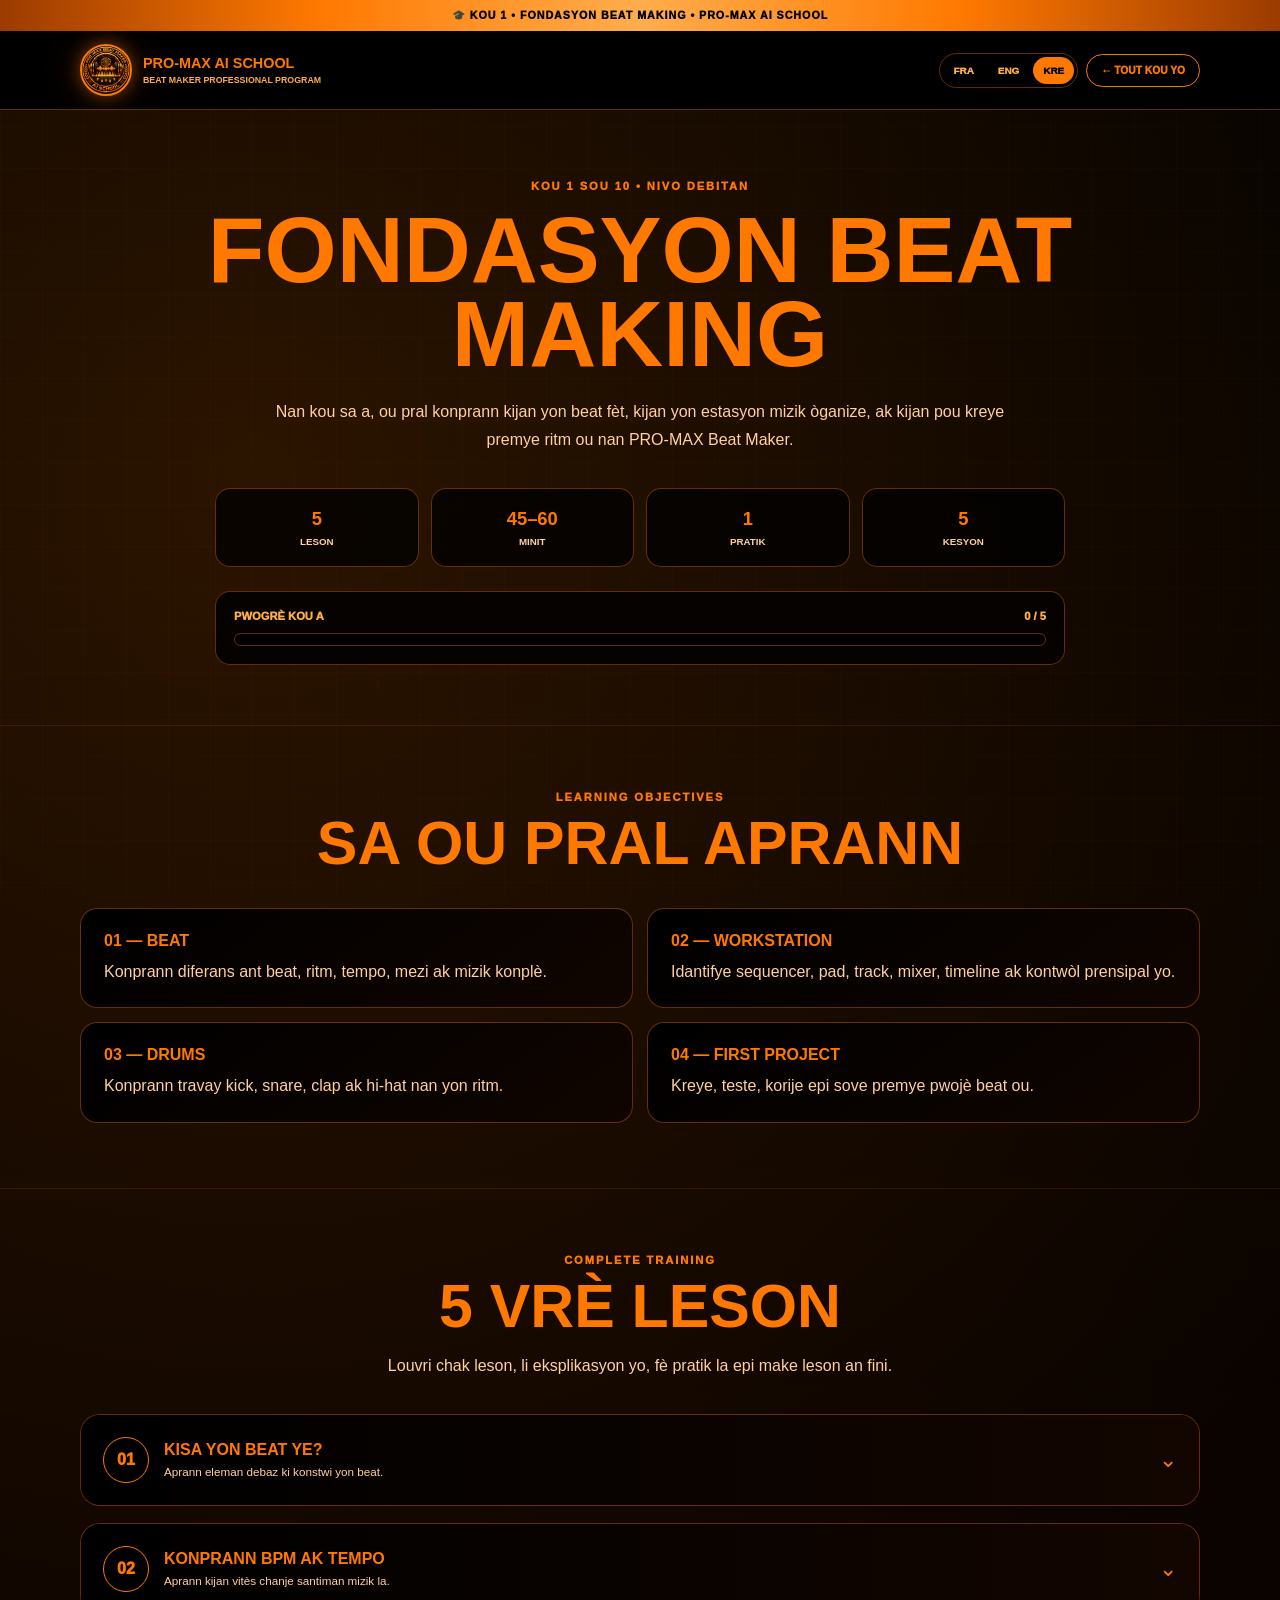
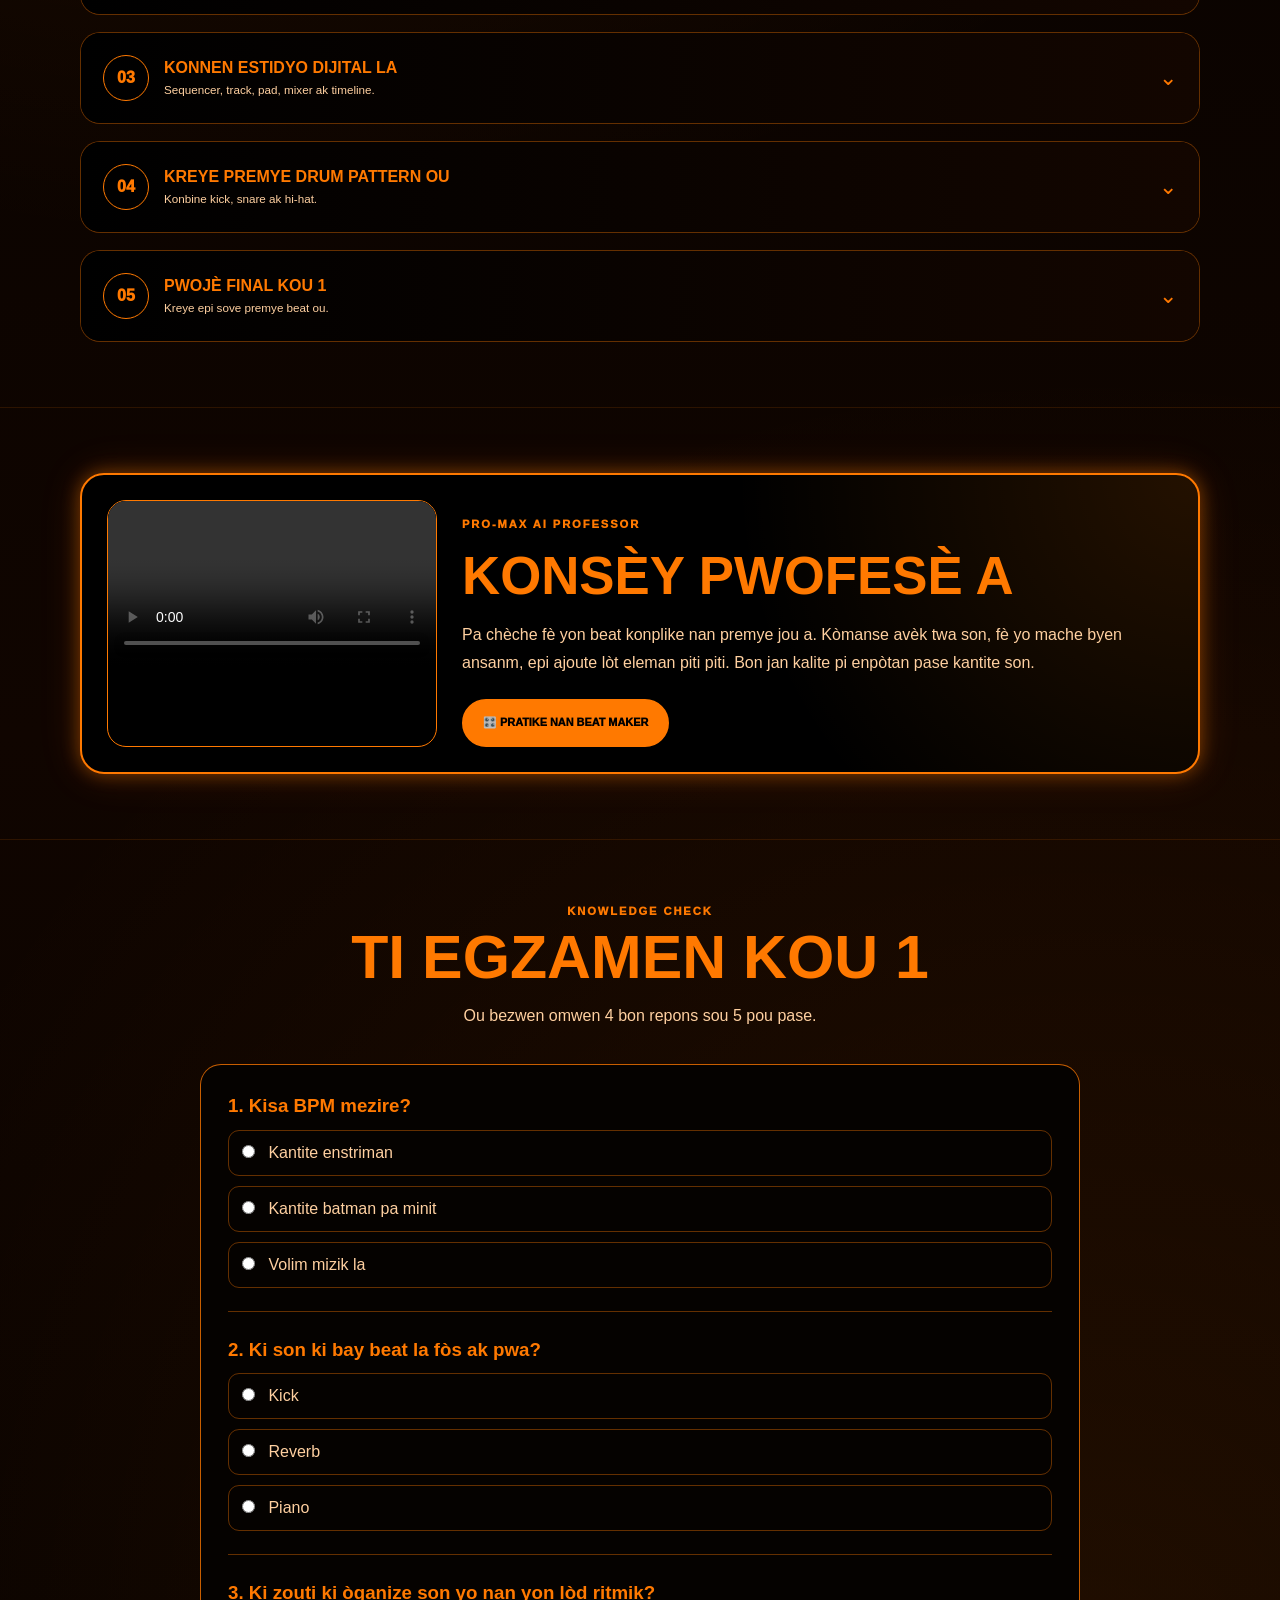
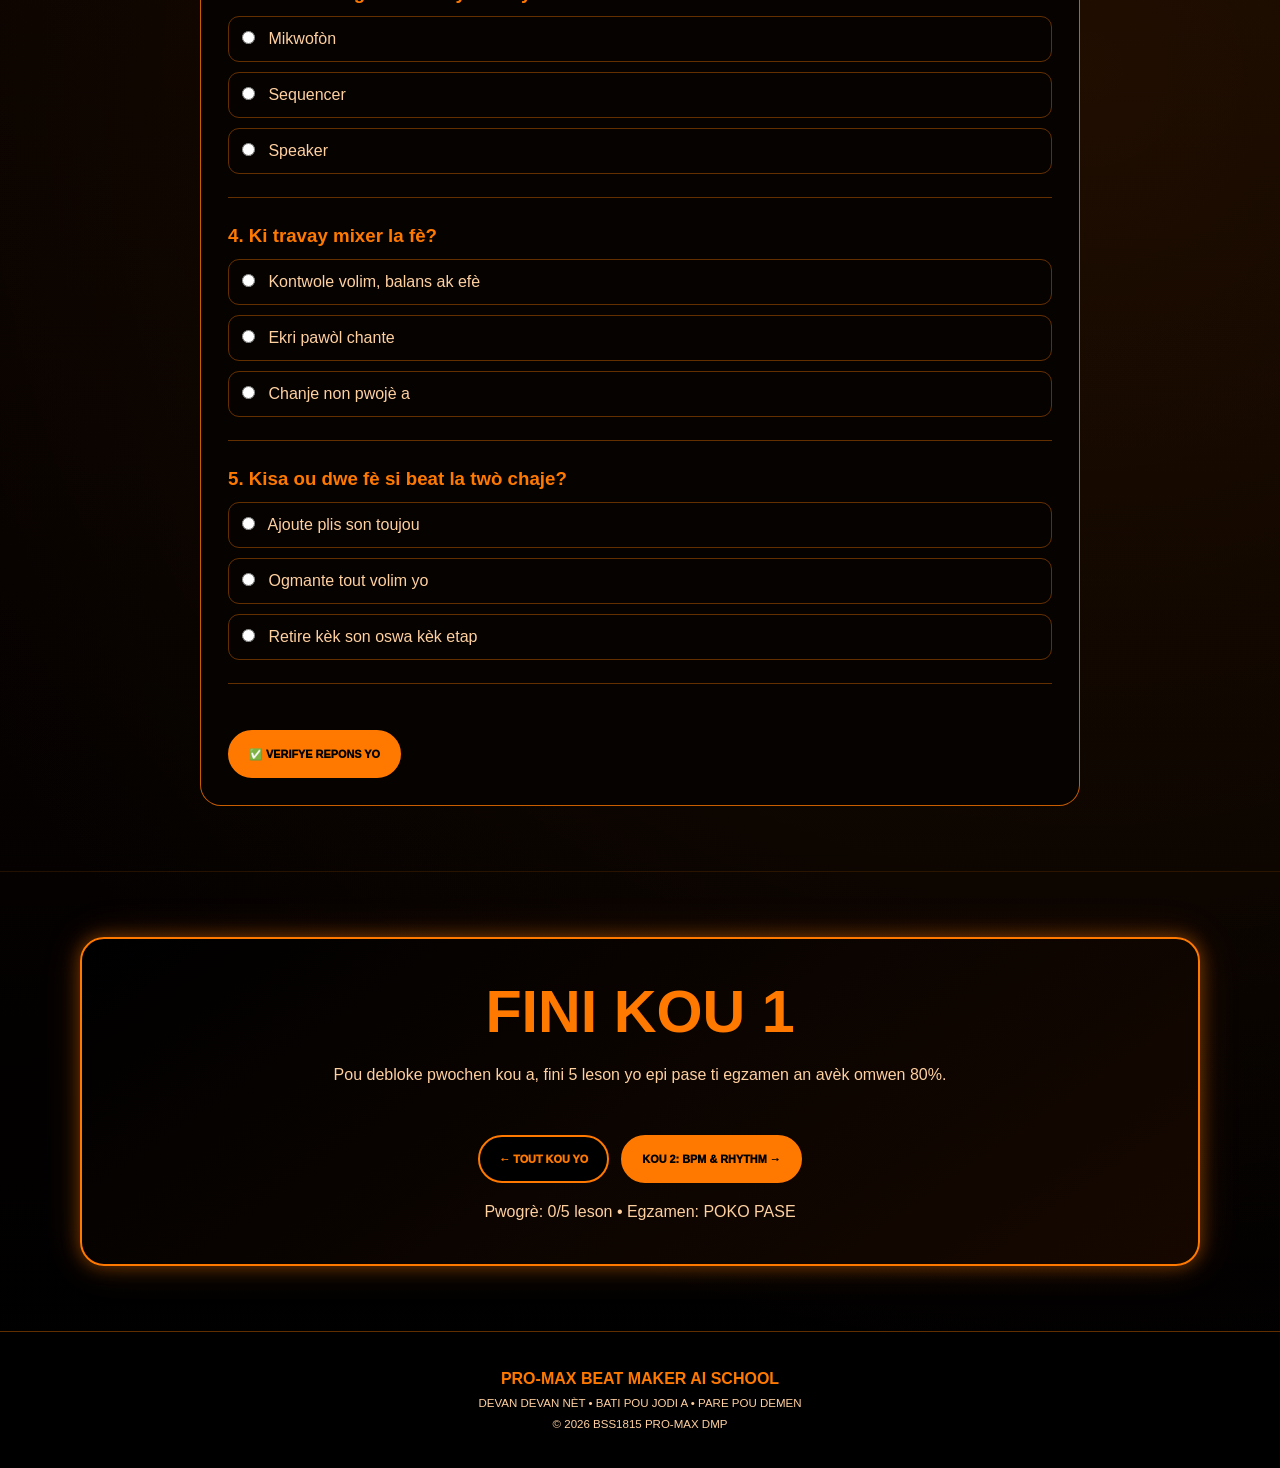
<file: course-01.html>
<!DOCTYPE html>
<html lang="ht" translate="no">
<head>
  <meta charset="UTF-8">
  <meta name="viewport" content="width=device-width,initial-scale=1">
  <meta name="theme-color" content="#000000">

  <title>Kou 1 — Beat Making Fundamentals | PRO-MAX AI School</title>

  <meta
    name="description"
    content="Aprann fondasyon beat making avèk PRO-MAX Beat Maker AI School."
  >

  <style>
    :root {
      --black: #000000;
      --black-two: #080300;
      --panel: #100500;
      --orange: #ff7900;
      --apricot: #ffad4d;
      --text: #ffd0a0;
      --border: rgba(255, 121, 0, 0.38);
      --strong-border: rgba(255, 121, 0, 0.78);
      --glow:
        0 0 18px rgba(255, 121, 0, 0.43),
        0 0 42px rgba(255, 121, 0, 0.16);
    }

    * {
      margin: 0;
      padding: 0;
      box-sizing: border-box;
    }

    html {
      scroll-behavior: smooth;
    }

    body {
      min-height: 100vh;
      overflow-x: hidden;
      color: var(--text);
      font-family: Arial, Helvetica, sans-serif;
      background:
        radial-gradient(
          circle at 20% 10%,
          rgba(255, 121, 0, 0.16),
          transparent 32%
        ),
        radial-gradient(
          circle at 85% 70%,
          rgba(255, 121, 0, 0.09),
          transparent 38%
        ),
        linear-gradient(180deg, #000000, #100500, #000000);
    }

    body::before {
      content: "";
      position: fixed;
      inset: 0;
      z-index: -1;
      pointer-events: none;
      background-image:
        linear-gradient(
          rgba(255, 121, 0, 0.025) 1px,
          transparent 1px
        ),
        linear-gradient(
          90deg,
          rgba(255, 121, 0, 0.025) 1px,
          transparent 1px
        );
      background-size: 42px 42px;
    }

    a {
      color: inherit;
      text-decoration: none;
    }

    button,
    input {
      font: inherit;
    }

    button {
      cursor: pointer;
    }

    img,
    video {
      display: block;
      max-width: 100%;
    }

    .container {
      width: min(1120px, calc(100% - 28px));
      margin: auto;
    }

    .ticker {
      padding: 9px 14px;
      color: #000000;
      text-align: center;
      font-size: 0.67rem;
      font-weight: 1000;
      letter-spacing: 0.09em;
      background: linear-gradient(
        90deg,
        #9b3b00,
        var(--orange),
        var(--apricot),
        var(--orange),
        #9b3b00
      );
    }

    header {
      position: sticky;
      top: 0;
      z-index: 1000;
      border-bottom: 1px solid var(--border);
      background: rgba(0, 0, 0, 0.96);
      backdrop-filter: blur(14px);
    }

    .header-inner {
      min-height: 78px;
      display: flex;
      align-items: center;
      justify-content: space-between;
      gap: 15px;
    }

    .brand {
      display: flex;
      align-items: center;
      gap: 11px;
    }

    .brand img {
      width: 52px;
      height: 52px;
      object-fit: cover;
      border: 2px solid var(--orange);
      border-radius: 50%;
      box-shadow: var(--glow);
    }

    .brand-copy strong {
      display: block;
      color: var(--orange);
      font-size: 0.9rem;
    }

    .brand-copy span {
      display: block;
      margin-top: 4px;
      color: var(--apricot);
      font-size: 0.55rem;
      font-weight: 900;
    }

    .header-actions {
      display: flex;
      align-items: center;
      gap: 8px;
    }

    .languages {
      display: flex;
      gap: 4px;
      padding: 3px;
      border: 1px solid var(--border);
      border-radius: 999px;
    }

    .language-btn {
      padding: 8px 10px;
      border: 0;
      border-radius: 999px;
      color: var(--apricot);
      background: transparent;
      font-size: 0.62rem;
      font-weight: 1000;
    }

    .language-btn.active {
      color: #000000;
      background: var(--orange);
    }

    .back-btn {
      padding: 10px 14px;
      border: 1px solid var(--orange);
      border-radius: 999px;
      color: var(--orange);
      font-size: 0.64rem;
      font-weight: 1000;
    }

    .hero {
      padding: 70px 0 60px;
      text-align: center;
    }

    .course-number,
    .eyebrow {
      color: var(--orange);
      font-size: 0.7rem;
      font-weight: 1000;
      letter-spacing: 0.17em;
      text-transform: uppercase;
    }

    .hero h1 {
      max-width: 900px;
      margin: 17px auto 0;
      color: var(--orange);
      font-size: clamp(2.4rem, 8vw, 5.8rem);
      line-height: 0.9;
      text-transform: uppercase;
    }

    .hero-description {
      max-width: 780px;
      margin: 22px auto 0;
      line-height: 1.75;
      font-size: 1rem;
    }

    .course-meta {
      max-width: 850px;
      display: grid;
      grid-template-columns: repeat(4, 1fr);
      gap: 12px;
      margin: 34px auto 0;
    }

    .course-meta div {
      padding: 19px 10px;
      border: 1px solid var(--border);
      border-radius: 15px;
      background: rgba(0, 0, 0, 0.78);
    }

    .course-meta strong {
      display: block;
      color: var(--orange);
      font-size: 1.15rem;
    }

    .course-meta span {
      display: block;
      margin-top: 6px;
      font-size: 0.61rem;
      font-weight: 900;
      text-transform: uppercase;
    }

    .progress-box {
      max-width: 850px;
      margin: 24px auto 0;
      padding: 18px;
      border: 1px solid var(--border);
      border-radius: 15px;
      background: #050200;
      text-align: left;
    }

    .progress-label {
      display: flex;
      justify-content: space-between;
      gap: 10px;
      color: var(--apricot);
      font-size: 0.7rem;
      font-weight: 1000;
    }

    .progress-track {
      height: 13px;
      margin-top: 11px;
      overflow: hidden;
      border: 1px solid var(--border);
      border-radius: 999px;
      background: #000000;
    }

    .progress-fill {
      width: 0;
      height: 100%;
      border-radius: inherit;
      background: linear-gradient(90deg, var(--orange), var(--apricot));
      box-shadow: var(--glow);
      transition: width 0.4s ease;
    }

    .section {
      padding: 65px 0;
      border-top: 1px solid rgba(255, 121, 0, 0.13);
    }

    .section-head {
      max-width: 780px;
      margin: 0 auto 35px;
      text-align: center;
    }

    .section-head h2 {
      margin-top: 12px;
      color: var(--orange);
      font-size: clamp(1.9rem, 6vw, 3.8rem);
      line-height: 0.95;
      text-transform: uppercase;
    }

    .section-head p:last-child {
      margin-top: 16px;
      line-height: 1.7;
    }

    .objectives {
      display: grid;
      grid-template-columns: repeat(2, 1fr);
      gap: 14px;
    }

    .objective {
      padding: 23px;
      border: 1px solid var(--border);
      border-radius: 17px;
      background: linear-gradient(145deg, #000000, #100500);
    }

    .objective strong {
      color: var(--orange);
    }

    .objective p {
      margin-top: 9px;
      line-height: 1.6;
    }

    .lessons {
      display: grid;
      gap: 17px;
    }

    .lesson {
      overflow: hidden;
      border: 1px solid var(--border);
      border-radius: 20px;
      background: #050200;
    }

    .lesson.completed {
      border-color: var(--orange);
      box-shadow: var(--glow);
    }

    .lesson-header {
      width: 100%;
      display: flex;
      align-items: center;
      gap: 15px;
      padding: 22px;
      border: 0;
      color: var(--text);
      background: linear-gradient(90deg, #000000, #130600);
      text-align: left;
    }

    .lesson-number {
      width: 46px;
      height: 46px;
      display: grid;
      place-items: center;
      flex-shrink: 0;
      border: 1px solid var(--orange);
      border-radius: 50%;
      color: var(--orange);
      font-weight: 1000;
    }

    .lesson-title {
      flex: 1;
    }

    .lesson-title strong {
      display: block;
      color: var(--orange);
      font-size: 1rem;
    }

    .lesson-title span {
      display: block;
      margin-top: 6px;
      font-size: 0.73rem;
    }

    .lesson-arrow {
      color: var(--orange);
      font-size: 1.35rem;
      transition: transform 0.25s;
    }

    .lesson.open .lesson-arrow {
      transform: rotate(180deg);
    }

    .lesson-content {
      display: none;
      padding: 25px;
      border-top: 1px solid var(--border);
    }

    .lesson.open .lesson-content {
      display: block;
    }

    .lesson-content h3 {
      margin: 23px 0 10px;
      color: var(--orange);
      font-size: 1.05rem;
    }

    .lesson-content h3:first-child {
      margin-top: 0;
    }

    .lesson-content p,
    .lesson-content li {
      line-height: 1.75;
    }

    .lesson-content ul,
    .lesson-content ol {
      margin: 12px 0 0 23px;
    }

    .example-box,
    .practice-box,
    .tip-box {
      margin-top: 19px;
      padding: 18px;
      border-radius: 14px;
    }

    .example-box {
      border-left: 4px solid var(--apricot);
      background: rgba(255, 173, 77, 0.08);
    }

    .practice-box {
      border: 1px solid var(--orange);
      background: rgba(255, 121, 0, 0.08);
    }

    .tip-box {
      border: 1px dashed var(--apricot);
      background: #000000;
    }

    .complete-btn,
    .primary-btn,
    .outline-btn {
      min-height: 48px;
      display: inline-flex;
      align-items: center;
      justify-content: center;
      margin-top: 22px;
      padding: 11px 19px;
      border: 2px solid var(--orange);
      border-radius: 999px;
      font-size: 0.68rem;
      font-weight: 1000;
      text-transform: uppercase;
    }

    .complete-btn,
    .primary-btn {
      color: #000000;
      background: var(--orange);
    }

    .complete-btn:disabled {
      color: var(--apricot);
      background: #321400;
      cursor: default;
    }

    .outline-btn {
      color: var(--orange);
      background: #000000;
    }

    .professor-box {
      display: grid;
      grid-template-columns: 330px 1fr;
      gap: 25px;
      padding: 25px;
      border: 2px solid var(--orange);
      border-radius: 24px;
      background:
        radial-gradient(
          circle at top right,
          rgba(255, 121, 0, 0.14),
          transparent 40%
        ),
        #000000;
      box-shadow: var(--glow);
    }

    .professor-video {
      overflow: hidden;
      border: 1px solid var(--orange);
      border-radius: 19px;
      background: #000000;
    }

    .professor-video video {
      width: 100%;
      max-height: 520px;
      object-fit: contain;
      background: #000000;
    }

    .professor-copy {
      align-self: center;
    }

    .professor-copy h2 {
      margin-top: 10px;
      color: var(--orange);
      font-size: clamp(1.8rem, 5vw, 3.3rem);
    }

    .professor-copy p {
      margin-top: 15px;
      line-height: 1.75;
    }

    .quiz-card {
      max-width: 880px;
      margin: auto;
      padding: 27px;
      border: 1px solid var(--strong-border);
      border-radius: 21px;
      background: #050200;
    }

    .question-card {
      margin-bottom: 24px;
      padding-bottom: 23px;
      border-bottom: 1px solid var(--border);
    }

    .question-card h3 {
      color: var(--orange);
      line-height: 1.45;
    }

    .answer {
      display: block;
      margin-top: 10px;
      padding: 13px;
      border: 1px solid var(--border);
      border-radius: 11px;
      cursor: pointer;
    }

    .answer:hover {
      border-color: var(--orange);
      background: rgba(255, 121, 0, 0.08);
    }

    .answer input {
      margin-right: 9px;
      accent-color: var(--orange);
    }

    .quiz-result {
      margin-top: 18px;
      padding: 17px;
      border-radius: 13px;
      text-align: center;
      font-weight: 1000;
    }

    .quiz-result.success {
      color: var(--apricot);
      border: 1px solid var(--orange);
      background: rgba(255, 121, 0, 0.12);
    }

    .quiz-result.error {
      color: #ffad4d;
      border: 1px solid #a33d00;
      background: rgba(163, 61, 0, 0.14);
    }

    .finish-box {
      padding: 38px 25px;
      border: 2px solid var(--orange);
      border-radius: 24px;
      text-align: center;
      background: linear-gradient(145deg, #000000, #160800);
      box-shadow: var(--glow);
    }

    .finish-box h2 {
      color: var(--orange);
      font-size: clamp(1.9rem, 6vw, 3.7rem);
    }

    .finish-box p {
      max-width: 700px;
      margin: 15px auto 0;
      line-height: 1.7;
    }

    .course-navigation {
      display: flex;
      justify-content: center;
      flex-wrap: wrap;
      gap: 12px;
      margin-top: 25px;
    }

    footer {
      padding: 38px 15px;
      border-top: 1px solid var(--border);
      text-align: center;
      background: #000000;
    }

    footer strong {
      color: var(--orange);
    }

    footer p {
      margin-top: 9px;
      font-size: 0.72rem;
    }

    @media (max-width: 800px) {
      .professor-box {
        grid-template-columns: 1fr;
      }

      .professor-video {
        max-width: 420px;
        margin: auto;
      }

      .course-meta {
        grid-template-columns: repeat(2, 1fr);
      }
    }

    @media (max-width: 620px) {
      .brand-copy span {
        display: none;
      }

      .brand img {
        width: 44px;
        height: 44px;
      }

      .back-btn {
        display: none;
      }

      .language-btn {
        padding: 7px 8px;
      }

      .objectives {
        grid-template-columns: 1fr;
      }

      .lesson-header,
      .lesson-content {
        padding: 18px;
      }
    }
  </style>
</head>

<body>

  <div
    class="ticker"
    data-ht="🎓 KOU 1 • FONDASYON BEAT MAKING • PRO-MAX AI SCHOOL"
    data-fr="🎓 COURS 1 • FONDAMENTAUX DU BEAT MAKING • PRO-MAX AI SCHOOL"
    data-en="🎓 COURSE 1 • BEAT MAKING FUNDAMENTALS • PRO-MAX AI SCHOOL"
  >
    🎓 KOU 1 • FONDASYON BEAT MAKING • PRO-MAX AI SCHOOL
  </div>

  <header>
    <div class="container header-inner">

      <a class="brand" href="../index.html">
        <img
          src="../pro-max-beat-maker-ai-school-logo.png"
          alt="PRO-MAX Beat Maker AI School"
        >

        <div class="brand-copy">
          <strong>PRO-MAX AI SCHOOL</strong>
          <span>BEAT MAKER PROFESSIONAL PROGRAM</span>
        </div>
      </a>

      <div class="header-actions">

        <div class="languages">
          <button class="language-btn" type="button" data-lang="fr">
            FRA
          </button>

          <button class="language-btn" type="button" data-lang="en">
            ENG
          </button>

          <button
            class="language-btn active"
            type="button"
            data-lang="ht"
          >
            KRE
          </button>
        </div>

        <a
          class="back-btn"
          href="../index.html#courses"
          data-ht="← TOUT KOU YO"
          data-fr="← TOUS LES COURS"
          data-en="← ALL COURSES"
        >
          ← TOUT KOU YO
        </a>

      </div>
    </div>
  </header>

  <main>

    <section class="hero">
      <div class="container">

        <p
          class="course-number"
          data-ht="KOU 1 SOU 10 • NIVO DEBITAN"
          data-fr="COURS 1 SUR 10 • NIVEAU DÉBUTANT"
          data-en="COURSE 1 OF 10 • BEGINNER LEVEL"
        >
          KOU 1 SOU 10 • NIVO DEBITAN
        </p>

        <h1
          data-ht="FONDASYON BEAT MAKING"
          data-fr="FONDAMENTAUX DU BEAT MAKING"
          data-en="BEAT MAKING FUNDAMENTALS"
        >
          FONDASYON BEAT MAKING
        </h1>

        <p
          class="hero-description"
          data-ht="Nan kou sa a, ou pral konprann kijan yon beat fèt, kijan yon estasyon mizik òganize, ak kijan pou kreye premye ritm ou nan PRO-MAX Beat Maker."
          data-fr="Dans ce cours, vous comprendrez comment un beat est construit, comment une station musicale est organisée et comment créer votre premier rythme dans PRO-MAX Beat Maker."
          data-en="In this course, you will understand how a beat is built, how a music workstation is organized, and how to create your first rhythm in PRO-MAX Beat Maker."
        >
          Nan kou sa a, ou pral konprann kijan yon beat fèt,
          kijan yon estasyon mizik òganize, ak kijan pou kreye
          premye ritm ou nan PRO-MAX Beat Maker.
        </p>

        <div class="course-meta">
          <div>
            <strong>5</strong>
            <span data-ht="LESON" data-fr="LEÇONS" data-en="LESSONS">
              LESON
            </span>
          </div>

          <div>
            <strong>45–60</strong>
            <span data-ht="MINIT" data-fr="MINUTES" data-en="MINUTES">
              MINIT
            </span>
          </div>

          <div>
            <strong>1</strong>
            <span data-ht="PRATIK" data-fr="EXERCICE" data-en="PRACTICE">
              PRATIK
            </span>
          </div>

          <div>
            <strong>5</strong>
            <span data-ht="KESYON" data-fr="QUESTIONS" data-en="QUESTIONS">
              KESYON
            </span>
          </div>
        </div>

        <div class="progress-box">
          <div class="progress-label">
            <span
              data-ht="PWOGRÈ KOU A"
              data-fr="PROGRESSION DU COURS"
              data-en="COURSE PROGRESS"
            >
              PWOGRÈ KOU A
            </span>

            <span id="progressText">0 / 5</span>
          </div>

          <div class="progress-track">
            <div class="progress-fill" id="progressFill"></div>
          </div>
        </div>

      </div>
    </section>

    <section class="section">
      <div class="container">

        <div class="section-head">
          <p class="eyebrow">LEARNING OBJECTIVES</p>

          <h2
            data-ht="SA OU PRAL APRANN"
            data-fr="CE QUE VOUS ALLEZ APPRENDRE"
            data-en="WHAT YOU WILL LEARN"
          >
            SA OU PRAL APRANN
          </h2>
        </div>

        <div class="objectives">

          <article class="objective">
            <strong>01 — BEAT</strong>
            <p
              data-ht="Konprann diferans ant beat, ritm, tempo, mezi ak mizik konplè."
              data-fr="Comprendre la différence entre beat, rythme, tempo, mesure et chanson complète."
              data-en="Understand the difference between a beat, rhythm, tempo, bar and complete song."
            >
              Konprann diferans ant beat, ritm, tempo, mezi ak mizik konplè.
            </p>
          </article>

          <article class="objective">
            <strong>02 — WORKSTATION</strong>
            <p
              data-ht="Idantifye sequencer, pad, track, mixer, timeline ak kontwòl prensipal yo."
              data-fr="Identifier le séquenceur, les pads, les pistes, le mixeur, la timeline et les contrôles principaux."
              data-en="Identify the sequencer, pads, tracks, mixer, timeline and main controls."
            >
              Idantifye sequencer, pad, track, mixer, timeline ak kontwòl yo.
            </p>
          </article>

          <article class="objective">
            <strong>03 — DRUMS</strong>
            <p
              data-ht="Konprann travay kick, snare, clap ak hi-hat nan yon ritm."
              data-fr="Comprendre le rôle du kick, de la snare, du clap et du hi-hat dans un rythme."
              data-en="Understand the role of kick, snare, clap and hi-hat in a rhythm."
            >
              Konprann travay kick, snare, clap ak hi-hat nan yon ritm.
            </p>
          </article>

          <article class="objective">
            <strong>04 — FIRST PROJECT</strong>
            <p
              data-ht="Kreye, teste, korije epi sove premye pwojè beat ou."
              data-fr="Créer, tester, corriger et sauvegarder votre premier projet de beat."
              data-en="Create, test, correct and save your first beat project."
            >
              Kreye, teste, korije epi sove premye pwojè beat ou.
            </p>
          </article>

        </div>
      </div>
    </section>

    <section class="section" id="lessons">
      <div class="container">

        <div class="section-head">
          <p class="eyebrow">COMPLETE TRAINING</p>

          <h2
            data-ht="5 VRÈ LESON"
            data-fr="5 VRAIES LEÇONS"
            data-en="5 COMPLETE LESSONS"
          >
            5 VRÈ LESON
          </h2>

          <p
            data-ht="Louvri chak leson, li eksplikasyon yo, fè pratik la epi make leson an fini."
            data-fr="Ouvrez chaque leçon, lisez les explications, faites la pratique et marquez la leçon comme terminée."
            data-en="Open every lesson, study the explanations, complete the practice and mark the lesson complete."
          >
            Louvri chak leson, li eksplikasyon yo, fè pratik la
            epi make leson an fini.
          </p>
        </div>

        <div class="lessons">

          <article class="lesson" data-lesson="1">
            <button class="lesson-header" type="button">
              <span class="lesson-number">01</span>

              <span class="lesson-title">
                <strong
                  data-ht="KISA YON BEAT YE?"
                  data-fr="QU’EST-CE QU’UN BEAT ?"
                  data-en="WHAT IS A BEAT?"
                >
                  KISA YON BEAT YE?
                </strong>

                <span
                  data-ht="Aprann eleman debaz ki konstwi yon beat."
                  data-fr="Apprenez les éléments fondamentaux qui construisent un beat."
                  data-en="Learn the basic elements used to build a beat."
                >
                  Aprann eleman debaz ki konstwi yon beat.
                </span>
              </span>

              <span class="lesson-arrow">⌄</span>
            </button>

            <div class="lesson-content">

              <h3 data-ht="DEFINISYON" data-fr="DÉFINITION" data-en="DEFINITION">
                DEFINISYON
              </h3>

              <p
                data-ht="Yon beat se fondasyon ritmik ak mizikal yon chante. Li ka genyen tanbou, pèkisyon, bas, akò, melodi, efè ak diferan son ki repete selon yon estrikti."
                data-fr="Un beat est la fondation rythmique et musicale d’une chanson. Il peut contenir des batteries, des percussions, une basse, des accords, une mélodie, des effets et différents sons organisés dans une structure."
                data-en="A beat is the rhythmic and musical foundation of a song. It can contain drums, percussion, bass, chords, melody, effects and different sounds organized into a structure."
              >
                Yon beat se fondasyon ritmik ak mizikal yon chante.
                Li ka genyen tanbou, pèkisyon, bas, akò, melodi,
                efè ak diferan son ki repete selon yon estrikti.
              </p>

              <h3
                data-ht="ELEMAN PRENSIPAL YO"
                data-fr="ÉLÉMENTS PRINCIPAUX"
                data-en="CORE ELEMENTS"
              >
                ELEMAN PRENSIPAL YO
              </h3>

              <ul>
                <li data-ht="Kick: bay ritm nan fòs ak pwa." data-fr="Kick : donne de la force et du poids au rythme." data-en="Kick: gives power and weight to the rhythm.">
                  Kick: bay ritm nan fòs ak pwa.
                </li>

                <li data-ht="Snare oswa clap: make aksan prensipal ritm nan." data-fr="Snare ou clap : marque les accents principaux du rythme." data-en="Snare or clap: marks the main rhythmic accents.">
                  Snare oswa clap: make aksan prensipal ritm nan.
                </li>

                <li data-ht="Hi-hat: ajoute mouvman ak vitès." data-fr="Hi-hat : ajoute du mouvement et de la vitesse." data-en="Hi-hat: adds motion and speed.">
                  Hi-hat: ajoute mouvman ak vitès.
                </li>

                <li data-ht="Bass: konekte ritm ak amoni." data-fr="Basse : relie le rythme à l’harmonie." data-en="Bass: connects rhythm with harmony.">
                  Bass: konekte ritm ak amoni.
                </li>

                <li data-ht="Melodi ak akò: bay beat la emosyon ak idantite." data-fr="Mélodie et accords : donnent au beat son émotion et son identité." data-en="Melody and chords: give the beat emotion and identity.">
                  Melodi ak akò: bay beat la emosyon ak idantite.
                </li>
              </ul>

              <div class="example-box">
                <strong>EGZANP:</strong>
                <p
                  data-ht="Lè kick la frape sou premye tan an, snare la sou dezyèm ak katriyèm tan yo, epi hi-hat la kontinye ant yo, eleman sa yo ansanm fòme yon groove."
                  data-fr="Lorsque le kick frappe sur le premier temps, la snare sur les deuxième et quatrième temps et le hi-hat continue entre eux, ces éléments forment ensemble un groove."
                  data-en="When the kick hits on beat one, the snare hits on beats two and four, and the hi-hat continues between them, these elements form a groove."
                >
                  Lè kick la frape sou premye tan an, snare la sou
                  dezyèm ak katriyèm tan yo, epi hi-hat la kontinye
                  ant yo, eleman sa yo ansanm fòme yon groove.
                </p>
              </div>

              <button class="complete-btn" type="button">
                ✓ MAKE LESON 1 FINI
              </button>
            </div>
          </article>

          <article class="lesson" data-lesson="2">
            <button class="lesson-header" type="button">
              <span class="lesson-number">02</span>

              <span class="lesson-title">
                <strong
                  data-ht="KONPRANN BPM AK TEMPO"
                  data-fr="COMPRENDRE LE BPM ET LE TEMPO"
                  data-en="UNDERSTANDING BPM AND TEMPO"
                >
                  KONPRANN BPM AK TEMPO
                </strong>

                <span
                  data-ht="Aprann kijan vitès chanje santiman mizik la."
                  data-fr="Apprenez comment la vitesse change la sensation de la musique."
                  data-en="Learn how speed changes the feeling of music."
                >
                  Aprann kijan vitès chanje santiman mizik la.
                </span>
              </span>

              <span class="lesson-arrow">⌄</span>
            </button>

            <div class="lesson-content">

              <h3>BPM — BEATS PER MINUTE</h3>

              <p
                data-ht="BPM vle di kantite batman ki pase nan yon minit. Yon BPM ki ba fè mizik la santi li pi dous oswa pi lou. Yon BPM ki wo fè li santi li pi rapid ak pi enèjik."
                data-fr="BPM signifie le nombre de battements par minute. Un BPM faible produit souvent une sensation plus douce ou plus lourde. Un BPM élevé crée davantage de vitesse et d’énergie."
                data-en="BPM means beats per minute. A lower BPM often feels softer or heavier. A higher BPM creates more speed and energy."
              >
                BPM vle di kantite batman ki pase nan yon minit.
                Yon BPM ki ba fè mizik la santi li pi dous oswa pi lou.
                Yon BPM ki wo fè li santi li pi rapid ak pi enèjik.
              </p>

              <h3
                data-ht="KÈK REFERANS"
                data-fr="QUELQUES REPÈRES"
                data-en="USEFUL REFERENCES"
              >
                KÈK REFERANS
              </h3>

              <ul>
                <li>60–80 BPM: slow, ballad, chill.</li>
                <li>80–105 BPM: hip-hop, reggae, kèk konpa.</li>
                <li>105–130 BPM: dance, rabòday, mizik enèjik.</li>
                <li>130 BPM oswa plis: mizik trè rapid.</li>
              </ul>

              <div class="tip-box">
                <strong>PRO-MAX TIP:</strong>
                <p
                  data-ht="Pa chwazi BPM sèlman ak je ou. Peze Play, koute groove la epi ajiste li jiskaske mouvman an santi li natirèl."
                  data-fr="Ne choisissez pas le BPM uniquement avec vos yeux. Appuyez sur Play, écoutez le groove et ajustez-le jusqu’à ce que le mouvement soit naturel."
                  data-en="Do not choose BPM only by looking at the number. Press Play, listen to the groove and adjust it until the movement feels natural."
                >
                  Pa chwazi BPM sèlman ak je ou. Peze Play,
                  koute groove la epi ajiste li jiskaske mouvman an
                  santi li natirèl.
                </p>
              </div>

              <button class="complete-btn" type="button">
                ✓ MAKE LESON 2 FINI
              </button>
            </div>
          </article>

          <article class="lesson" data-lesson="3">
            <button class="lesson-header" type="button">
              <span class="lesson-number">03</span>

              <span class="lesson-title">
                <strong
                  data-ht="KONNEN ESTIDYO DIJITAL LA"
                  data-fr="DÉCOUVRIR LE STUDIO NUMÉRIQUE"
                  data-en="UNDERSTANDING THE DIGITAL STUDIO"
                >
                  KONNEN ESTIDYO DIJITAL LA
                </strong>

                <span
                  data-ht="Sequencer, track, pad, mixer ak timeline."
                  data-fr="Séquenceur, piste, pad, mixeur et timeline."
                  data-en="Sequencer, track, pad, mixer and timeline."
                >
                  Sequencer, track, pad, mixer ak timeline.
                </span>
              </span>

              <span class="lesson-arrow">⌄</span>
            </button>

            <div class="lesson-content">

              <h3
                data-ht="ZOUTI PRENSIPAL YO"
                data-fr="OUTILS PRINCIPAUX"
                data-en="MAIN TOOLS"
              >
                ZOUTI PRENSIPAL YO
              </h3>

              <ol>
                <li data-ht="Sequencer la mete son yo nan yon lòd ritmik." data-fr="Le séquenceur place les sons dans un ordre rythmique." data-en="The sequencer places sounds in a rhythmic order.">
                  Sequencer la mete son yo nan yon lòd ritmik.
                </li>

                <li data-ht="Track la kenbe yon enstriman oswa yon gwoup son." data-fr="La piste contient un instrument ou un groupe de sons." data-en="A track contains an instrument or group of sounds.">
                  Track la kenbe yon enstriman oswa yon gwoup son.
                </li>

                <li data-ht="Pad yo pèmèt ou jwe son ak dwèt ou." data-fr="Les pads permettent de jouer les sons avec vos doigts." data-en="Pads let you play sounds with your fingers.">
                  Pad yo pèmèt ou jwe son ak dwèt ou.
                </li>

                <li data-ht="Timeline lan montre ki kote chak pati mizik la kòmanse ak fini." data-fr="La timeline montre où chaque partie de la musique commence et se termine." data-en="The timeline shows where each section starts and ends.">
                  Timeline lan montre ki kote chak pati mizik la kòmanse ak fini.
                </li>

                <li data-ht="Mixer la kontwole volim, balans ak efè chak track." data-fr="Le mixeur contrôle le volume, l’équilibre et les effets de chaque piste." data-en="The mixer controls volume, balance and effects for every track.">
                  Mixer la kontwole volim, balans ak efè chak track.
                </li>
              </ol>

              <div class="practice-box">
                <strong>🎛️ MINI PRATIK:</strong>
                <p
                  data-ht="Ouvri PRO-MAX Beat Maker. Chèche bouton Play, BPM, sequencer, mixer ak pads yo. Pa bezwen kreye anyen ankò; objektif la se konnen kote zouti yo ye."
                  data-fr="Ouvrez PRO-MAX Beat Maker. Trouvez les boutons Play, BPM, le séquenceur, le mixeur et les pads. Vous n’avez pas encore besoin de créer; l’objectif est de localiser les outils."
                  data-en="Open PRO-MAX Beat Maker. Find Play, BPM, the sequencer, mixer and pads. You do not need to create yet; the goal is to locate the tools."
                >
                  Ouvri PRO-MAX Beat Maker. Chèche bouton Play,
                  BPM, sequencer, mixer ak pads yo. Objektif la se
                  konnen kote zouti yo ye.
                </p>

                <a class="outline-btn" href="../../index.html" target="_blank">
                  🎛️ OUVRI BEAT MAKER
                </a>
              </div>

              <button class="complete-btn" type="button">
                ✓ MAKE LESON 3 FINI
              </button>
            </div>
          </article>

          <article class="lesson" data-lesson="4">
            <button class="lesson-header" type="button">
              <span class="lesson-number">04</span>

              <span class="lesson-title">
                <strong
                  data-ht="KREYE PREMYE DRUM PATTERN OU"
                  data-fr="CRÉER VOTRE PREMIER DRUM PATTERN"
                  data-en="CREATE YOUR FIRST DRUM PATTERN"
                >
                  KREYE PREMYE DRUM PATTERN OU
                </strong>

                <span
                  data-ht="Konbine kick, snare ak hi-hat."
                  data-fr="Combinez kick, snare et hi-hat."
                  data-en="Combine kick, snare and hi-hat."
                >
                  Konbine kick, snare ak hi-hat.
                </span>
              </span>

              <span class="lesson-arrow">⌄</span>
            </button>

            <div class="lesson-content">

              <h3
                data-ht="MODÈL 16 ETAP"
                data-fr="MODÈLE DE 16 PAS"
                data-en="16-STEP PATTERN"
              >
                MODÈL 16 ETAP
              </h3>

              <p
                data-ht="Anpil sequencer divize yon mezi an 16 ti etap. Chak kat etap reprezante yon gwo tan. Ou aktive kare yo pou deside ki moman yon son dwe jwe."
                data-fr="De nombreux séquenceurs divisent une mesure en 16 pas. Chaque groupe de quatre pas représente un temps principal. Activez les cases pour choisir quand un son doit jouer."
                data-en="Many sequencers divide one bar into 16 steps. Each group of four steps represents one main beat. Activate steps to choose when a sound plays."
              >
                Anpil sequencer divize yon mezi an 16 ti etap.
                Chak kat etap reprezante yon gwo tan. Ou aktive
                kare yo pou deside ki moman yon son dwe jwe.
              </p>

              <h3
                data-ht="PREMYE PATTERN LAN"
                data-fr="PREMIER PATTERN"
                data-en="FIRST PATTERN"
              >
                PREMYE PATTERN LAN
              </h3>

              <ul>
                <li>Kick: etap 1 ak 9.</li>
                <li>Snare/Clap: etap 5 ak 13.</li>
                <li>Hi-hat: etap 1, 3, 5, 7, 9, 11, 13, 15.</li>
              </ul>

              <div class="example-box">
                <strong
                  data-ht="KOUTE AK KORIJE:"
                  data-fr="ÉCOUTEZ ET CORRIGEZ :"
                  data-en="LISTEN AND CORRECT:"
                >
                  KOUTE AK KORIJE:
                </strong>

                <p
                  data-ht="Peze Play plizyè fwa. Si ritm nan twò vid, ajoute yon son. Si li twò chaje, retire kèk etap. Yon bon beat bezwen espas tou."
                  data-fr="Appuyez plusieurs fois sur Play. Si le rythme est trop vide, ajoutez un son. S’il est trop chargé, retirez quelques pas. Un bon beat a aussi besoin d’espace."
                  data-en="Press Play several times. If the rhythm feels empty, add a sound. If it feels crowded, remove some steps. A good beat also needs space."
                >
                  Peze Play plizyè fwa. Si ritm nan twò vid,
                  ajoute yon son. Si li twò chaje, retire kèk etap.
                  Yon bon beat bezwen espas tou.
                </p>
              </div>

              <button class="complete-btn" type="button">
                ✓ MAKE LESON 4 FINI
              </button>
            </div>
          </article>

          <article class="lesson" data-lesson="5">
            <button class="lesson-header" type="button">
              <span class="lesson-number">05</span>

              <span class="lesson-title">
                <strong
                  data-ht="PWOJÈ FINAL KOU 1"
                  data-fr="PROJET FINAL DU COURS 1"
                  data-en="COURSE 1 FINAL PROJECT"
                >
                  PWOJÈ FINAL KOU 1
                </strong>

                <span
                  data-ht="Kreye epi sove premye beat ou."
                  data-fr="Créez et sauvegardez votre premier beat."
                  data-en="Create and save your first beat."
                >
                  Kreye epi sove premye beat ou.
                </span>
              </span>

              <span class="lesson-arrow">⌄</span>
            </button>

            <div class="lesson-content">

              <h3
                data-ht="MISYON OU"
                data-fr="VOTRE MISSION"
                data-en="YOUR MISSION"
              >
                MISYON OU
              </h3>

              <ol>
                <li data-ht="Ouvri PRO-MAX Beat Maker." data-fr="Ouvrez PRO-MAX Beat Maker." data-en="Open PRO-MAX Beat Maker.">
                  Ouvri PRO-MAX Beat Maker.
                </li>

                <li data-ht="Chwazi yon tempo ant 80 ak 110 BPM." data-fr="Choisissez un tempo entre 80 et 110 BPM." data-en="Choose a tempo between 80 and 110 BPM.">
                  Chwazi yon tempo ant 80 ak 110 BPM.
                </li>

                <li data-ht="Kreye yon pattern avèk kick, snare ak hi-hat." data-fr="Créez un pattern avec kick, snare et hi-hat." data-en="Create a pattern with kick, snare and hi-hat.">
                  Kreye yon pattern avèk kick, snare ak hi-hat.
                </li>

                <li data-ht="Koute li omwen twa fwa epi fè koreksyon." data-fr="Écoutez-le au moins trois fois et apportez des corrections." data-en="Listen at least three times and make corrections.">
                  Koute li omwen twa fwa epi fè koreksyon.
                </li>

                <li data-ht="Bay pwojè a yon non epi sove li." data-fr="Donnez un nom au projet et sauvegardez-le." data-en="Name the project and save it.">
                  Bay pwojè a yon non epi sove li.
                </li>
              </ol>

              <div class="practice-box">
                <strong
                  data-ht="NON PWOJÈ SIJERE:"
                  data-fr="NOM DE PROJET SUGGÉRÉ :"
                  data-en="SUGGESTED PROJECT NAME:"
                >
                  NON PWOJÈ SIJERE:
                </strong>

                <p>Premye Beat Mwen — [Non Ou]</p>

                <label>
                  <input id="projectCheck" type="checkbox">
                  <span
                    data-ht="Mwen kreye, koute epi sove premye beat mwen."
                    data-fr="J’ai créé, écouté et sauvegardé mon premier beat."
                    data-en="I created, listened to and saved my first beat."
                  >
                    Mwen kreye, koute epi sove premye beat mwen.
                  </span>
                </label>
              </div>

              <button class="complete-btn" type="button" disabled>
                ✓ MAKE LESON 5 FINI
              </button>
            </div>
          </article>

        </div>
      </div>
    </section>

    <section class="section">
      <div class="container">

        <div class="professor-box">

          <div class="professor-video">
            <video controls playsinline preload="metadata">
              <source src="../pro-max-ai-professor.mp4" type="video/mp4">
              Browser ou a pa sipòte videyo MP4.
            </video>
          </div>

          <div class="professor-copy">
            <p class="eyebrow">PRO-MAX AI PROFESSOR</p>

            <h2
              data-ht="KONSÈY PWOFESÈ A"
              data-fr="CONSEIL DU PROFESSEUR"
              data-en="PROFESSOR’S ADVICE"
            >
              KONSÈY PWOFESÈ A
            </h2>

            <p
              data-ht="Pa chèche fè yon beat konplike nan premye jou a. Kòmanse avèk twa son, fè yo mache byen ansanm, epi ajoute lòt eleman piti piti. Bon jan kalite pi enpòtan pase kantite son."
              data-fr="N’essayez pas de créer un beat compliqué dès le premier jour. Commencez avec trois sons, faites-les fonctionner ensemble, puis ajoutez progressivement d’autres éléments. La qualité est plus importante que le nombre de sons."
              data-en="Do not try to make a complicated beat on your first day. Start with three sounds, make them work together, then gradually add more elements. Quality matters more than the number of sounds."
            >
              Pa chèche fè yon beat konplike nan premye jou a.
              Kòmanse avèk twa son, fè yo mache byen ansanm,
              epi ajoute lòt eleman piti piti.
            </p>

            <a class="primary-btn" href="../../index.html" target="_blank">
              🎛️ PRATIKE NAN BEAT MAKER
            </a>
          </div>

        </div>
      </div>
    </section>

    <section class="section" id="quiz">
      <div class="container">

        <div class="section-head">
          <p class="eyebrow">KNOWLEDGE CHECK</p>

          <h2
            data-ht="TI EGZAMEN KOU 1"
            data-fr="QUIZ DU COURS 1"
            data-en="COURSE 1 QUIZ"
          >
            TI EGZAMEN KOU 1
          </h2>

          <p
            data-ht="Ou bezwen omwen 4 bon repons sou 5 pou pase."
            data-fr="Vous devez obtenir au moins 4 bonnes réponses sur 5."
            data-en="You need at least 4 correct answers out of 5 to pass."
          >
            Ou bezwen omwen 4 bon repons sou 5 pou pase.
          </p>
        </div>

        <form class="quiz-card" id="quizForm">

          <div class="question-card">
            <h3>1. Kisa BPM mezire?</h3>

            <label class="answer">
              <input type="radio" name="q1" value="a">
              Kantite enstriman
            </label>

            <label class="answer">
              <input type="radio" name="q1" value="b">
              Kantite batman pa minit
            </label>

            <label class="answer">
              <input type="radio" name="q1" value="c">
              Volim mizik la
            </label>
          </div>

          <div class="question-card">
            <h3>2. Ki son ki bay beat la fòs ak pwa?</h3>

            <label class="answer">
              <input type="radio" name="q2" value="a">
              Kick
            </label>

            <label class="answer">
              <input type="radio" name="q2" value="b">
              Reverb
            </label>

            <label class="answer">
              <input type="radio" name="q2" value="c">
              Piano
            </label>
          </div>

          <div class="question-card">
            <h3>3. Ki zouti ki òganize son yo nan yon lòd ritmik?</h3>

            <label class="answer">
              <input type="radio" name="q3" value="a">
              Mikwofòn
            </label>

            <label class="answer">
              <input type="radio" name="q3" value="b">
              Sequencer
            </label>

            <label class="answer">
              <input type="radio" name="q3" value="c">
              Speaker
            </label>
          </div>

          <div class="question-card">
            <h3>4. Ki travay mixer la fè?</h3>

            <label class="answer">
              <input type="radio" name="q4" value="a">
              Kontwole volim, balans ak efè
            </label>

            <label class="answer">
              <input type="radio" name="q4" value="b">
              Ekri pawòl chante
            </label>

            <label class="answer">
              <input type="radio" name="q4" value="c">
              Chanje non pwojè a
            </label>
          </div>

          <div class="question-card">
            <h3>5. Kisa ou dwe fè si beat la twò chaje?</h3>

            <label class="answer">
              <input type="radio" name="q5" value="a">
              Ajoute plis son toujou
            </label>

            <label class="answer">
              <input type="radio" name="q5" value="b">
              Ogmante tout volim yo
            </label>

            <label class="answer">
              <input type="radio" name="q5" value="c">
              Retire kèk son oswa kèk etap
            </label>
          </div>

          <button class="primary-btn" type="submit">
            ✅ VERIFYE REPONS YO
          </button>

          <div id="quizResult"></div>
        </form>

      </div>
    </section>

    <section class="section">
      <div class="container">

        <div class="finish-box">
          <h2
            data-ht="FINI KOU 1"
            data-fr="TERMINER LE COURS 1"
            data-en="COMPLETE COURSE 1"
          >
            FINI KOU 1
          </h2>

          <p
            data-ht="Pou debloke pwochen kou a, fini 5 leson yo epi pase ti egzamen an avèk omwen 80%."
            data-fr="Pour débloquer le cours suivant, terminez les 5 leçons et réussissez le quiz avec au moins 80 %."
            data-en="To unlock the next course, finish all 5 lessons and pass the quiz with at least 80%."
          >
            Pou debloke pwochen kou a, fini 5 leson yo epi pase
            ti egzamen an avèk omwen 80%.
          </p>

          <div class="course-navigation">
            <a class="outline-btn" href="../index.html#courses">
              ← TOUT KOU YO
            </a>

            <a
              class="primary-btn"
              id="nextCourse"
              href="./course-02.html"
              hidden
            >
              KOU 2: BPM & RHYTHM →
            </a>
          </div>

          <p id="finishMessage"></p>
        </div>

      </div>
    </section>

  </main>

  <footer>
    <strong>PRO-MAX BEAT MAKER AI SCHOOL</strong>
    <p>DEVAN DEVAN NÈT • BATI POU JODI A • PARE POU DEMEN</p>
    <p>© <span id="year"></span> BSS1815 PRO-MAX DMP</p>
  </footer>

  <script>
    (function () {
      "use strict";

      var storageKey = "promaxCourse01";
      var state = {
        completedLessons: [],
        quizPassed: false,
        language: "ht"
      };

      try {
        var storedState = JSON.parse(localStorage.getItem(storageKey));

        if (storedState) {
          state.completedLessons =
            Array.isArray(storedState.completedLessons)
              ? storedState.completedLessons
              : [];

          state.quizPassed = storedState.quizPassed === true;
        }

        state.language =
          localStorage.getItem("promaxSchoolLanguage") || "ht";
      } catch (error) {}

      function saveState() {
        try {
          localStorage.setItem(
            storageKey,
            JSON.stringify({
              completedLessons: state.completedLessons,
              quizPassed: state.quizPassed
            })
          );

          localStorage.setItem(
            "promaxSchoolLanguage",
            state.language
          );
        } catch (error) {}
      }

      var languageButtons =
        document.querySelectorAll(".language-btn");

      function applyLanguage(language) {
        if (["ht", "fr", "en"].indexOf(language) === -1) {
          language = "ht";
        }

        state.language = language;
        document.documentElement.lang = language;

        document
          .querySelectorAll("[data-ht][data-fr][data-en]")
          .forEach(function (element) {
            var translation =
              element.getAttribute("data-" + language);

            if (translation !== null) {
              element.textContent = translation;
            }
          });

        languageButtons.forEach(function (button) {
          button.classList.toggle(
            "active",
            button.getAttribute("data-lang") === language
          );
        });

        saveState();
      }

      languageButtons.forEach(function (button) {
        button.addEventListener("click", function () {
          applyLanguage(button.getAttribute("data-lang"));
        });
      });

      applyLanguage(state.language);

      var lessons = document.querySelectorAll(".lesson");
      var progressFill = document.getElementById("progressFill");
      var progressText = document.getElementById("progressText");
      var nextCourse = document.getElementById("nextCourse");
      var finishMessage = document.getElementById("finishMessage");

      function updateProgress() {
        var completed = state.completedLessons.length;
        var percentage = Math.round((completed / 5) * 100);

        progressFill.style.width = percentage + "%";
        progressText.textContent = completed + " / 5";

        lessons.forEach(function (lesson) {
          var lessonNumber =
            Number(lesson.getAttribute("data-lesson"));

          var completeButton =
            lesson.querySelector(".complete-btn");

          var isComplete =
            state.completedLessons.indexOf(lessonNumber) !== -1;

          lesson.classList.toggle("completed", isComplete);

          if (completeButton && isComplete) {
            completeButton.textContent = "✓ LESON FINI";
            completeButton.disabled = true;
          }
        });

        var coursePassed =
          completed === 5 && state.quizPassed;

        nextCourse.hidden = !coursePassed;

        if (coursePassed) {
          finishMessage.textContent =
            "🏆 FELISITASYON! OU FINI KOU 1. KOU 2 DEBLOKE.";

          try {
            localStorage.setItem(
              "promaxCompletedCourse01",
              "true"
            );
          } catch (error) {}
        } else {
          finishMessage.textContent =
            "Pwogrè: " + completed +
            "/5 leson • Egzamen: " +
            (state.quizPassed ? "PASE" : "POKO PASE");
        }

        saveState();
      }

      lessons.forEach(function (lesson) {
        var header = lesson.querySelector(".lesson-header");
        var completeButton =
          lesson.querySelector(".complete-btn");

        var lessonNumber =
          Number(lesson.getAttribute("data-lesson"));

        header.addEventListener("click", function () {
          lesson.classList.toggle("open");
        });

        if (completeButton) {
          completeButton.addEventListener("click", function () {
            if (
              lessonNumber === 5 &&
              !document.getElementById("projectCheck").checked
            ) {
              alert(
                "Tanpri fè pwojè pratik la epi tcheke bwat konfimasyon an."
              );
              return;
            }

            if (
              state.completedLessons.indexOf(lessonNumber) === -1
            ) {
              state.completedLessons.push(lessonNumber);
              state.completedLessons.sort(function (a, b) {
                return a - b;
              });
            }

            updateProgress();
          });
        }
      });

      var projectCheck =
        document.getElementById("projectCheck");

      var lessonFiveButton =
        document
          .querySelector('[data-lesson="5"]')
          .querySelector(".complete-btn");

      projectCheck.addEventListener("change", function () {
        var alreadyComplete =
          state.completedLessons.indexOf(5) !== -1;

        lessonFiveButton.disabled =
          alreadyComplete || !projectCheck.checked;
      });

      var quizForm = document.getElementById("quizForm");
      var quizResult = document.getElementById("quizResult");

      quizForm.addEventListener("submit", function (event) {
        event.preventDefault();

        var answers = {
          q1: "b",
          q2: "a",
          q3: "b",
          q4: "a",
          q5: "c"
        };

        var score = 0;
        var missing = false;

        Object.keys(answers).forEach(function (question) {
          var selected = quizForm.querySelector(
            'input[name="' + question + '"]:checked'
          );

          if (!selected) {
            missing = true;
            return;
          }

          if (selected.value === answers[question]) {
            score += 1;
          }
        });

        if (missing) {
          quizResult.className = "quiz-result error";
          quizResult.textContent =
            "⚠️ Tanpri reponn tout 5 kesyon yo.";
          return;
        }

        var percentage = score * 20;

        if (score >= 4) {
          state.quizPassed = true;
          quizResult.className = "quiz-result success";
          quizResult.textContent =
            "🏆 OU PASE! NÒT OU: " + percentage + "%";
        } else {
          state.quizPassed = false;
          quizResult.className = "quiz-result error";
          quizResult.textContent =
            "Ou jwenn " + percentage +
            "%. Revize leson yo epi eseye ankò.";
        }

        updateProgress();
      });

      document.getElementById("year").textContent =
        new Date().getFullYear();

      updateProgress();
    })();
  </script>

</body>
</html>
</file>
